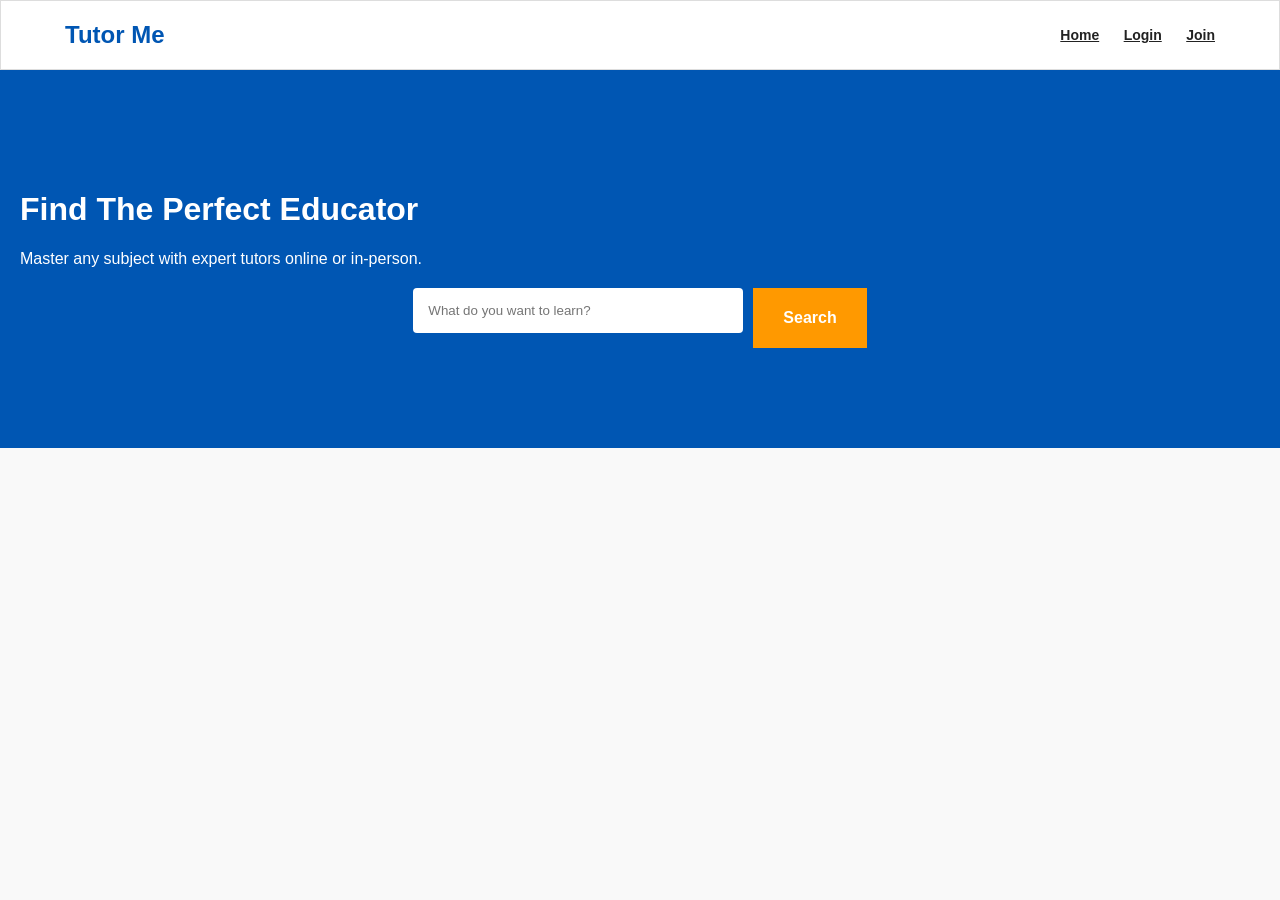
<file: index.html>
<!DOCTYPE html>
<html>
<head>
    <title>Tutor Me | Find The Perfect Educator</title>
    <link rel="stylesheet" href="style.css">
</head>
<body>
    <div class="header">
        <a href="index.html" class="brand" style="text-decoration: none;">Tutor Me</a>
        <div class="nav">
            <a href="index.html" id="nav-home">Home</a>
            <a href="login.html" id="nav-login">Login</a>
            <a href="register.html" id="nav-join">Join</a>
            <a href="#" id="nav-dashboard" style="display: none;">Dashboard</a>
            <a href="#" id="nav-logout" style="display: none;" onclick="handleLogout()">Logout</a>
        </div>
    </div>

    <div class="hero">
        <h1>Find The Perfect Educator</h1>
        <p>Master any subject with expert tutors online or in-person.</p>
        <div class="search-bar" style="display: flex; gap: 10px; justify-content: center; margin-top: 20px;">
            <input type="text" id="home-search-input" placeholder="What do you want to learn?" class="fullInput" style="max-width: 400px;">
            <button class="btn" onclick="executeHomeSearch()">Search</button>
        </div>
    </div>

    <script src="script.js"></script>
</body>
</html>
</file>
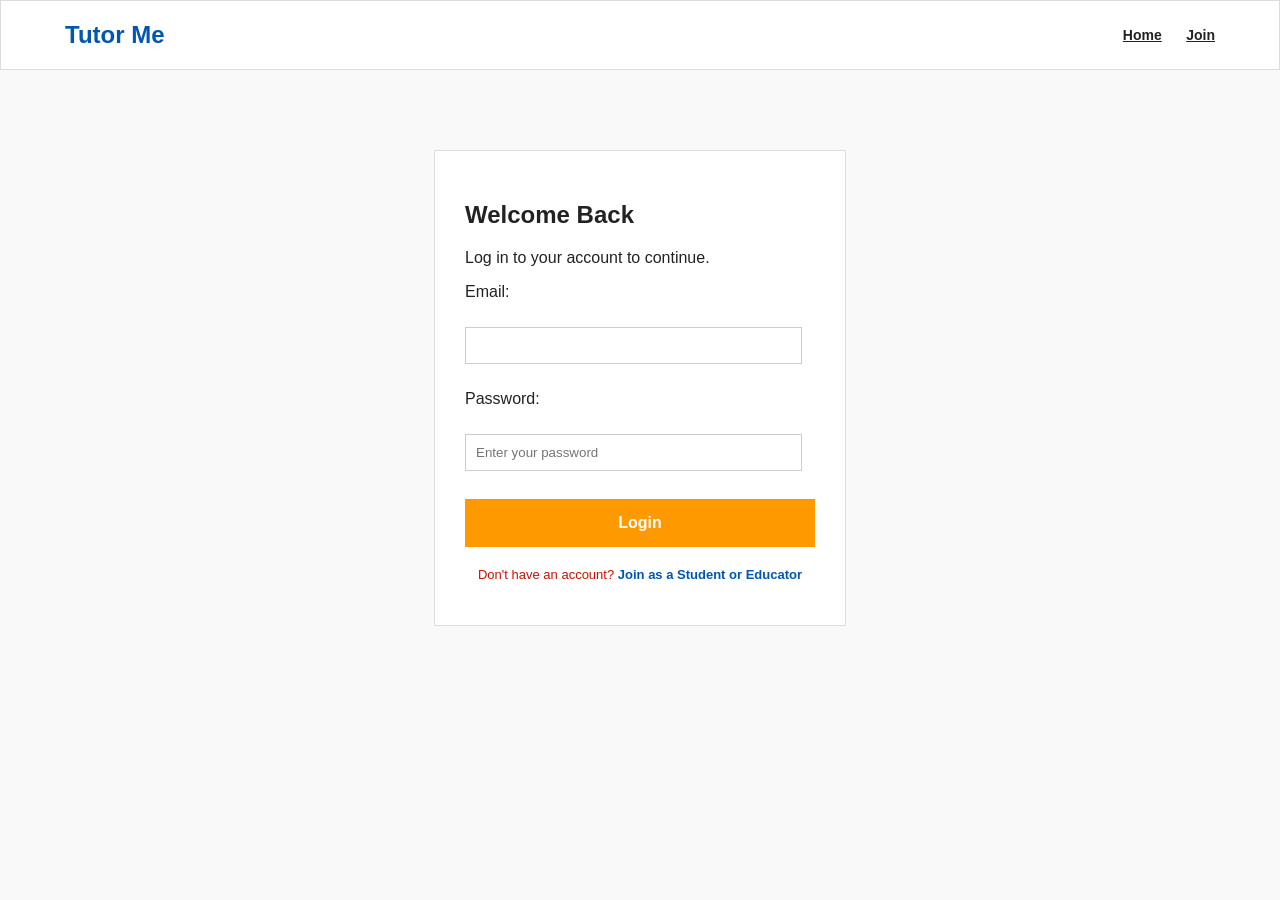
<file: login.html>
<!DOCTYPE html>
<html>
<head>
    <title>Login OG</title>
    <link rel="stylesheet" href="style.css">
</head>
<body>
    <div class="header">
       <a href="index.html" class="brand" style="text-decoration: none;">Tutor Me</a>
        <div class="nav">
            <a href="index.html">Home</a>
            <a href="register.html">Join</a>
        </div>
    </div>
    
    <div class="box">
        <h2>Welcome Back</h2>
        <p>Log in to your account to continue.</p>
        
        <p>Email:</p>
        <input type="email" id="login-email">
        
        <p>Password:</p>
        <input type="password" placeholder="Enter your password">
        
        <br><br>
        <button class="btn full-width" onclick="handleLogin()"> Login</button>
        
        <p class="small-text">Don't have an account? <a href="register.html">Join as a Student or Educator</a></p>
    </div>

<script src="script.js"></script>
</body>
</html>
</file>
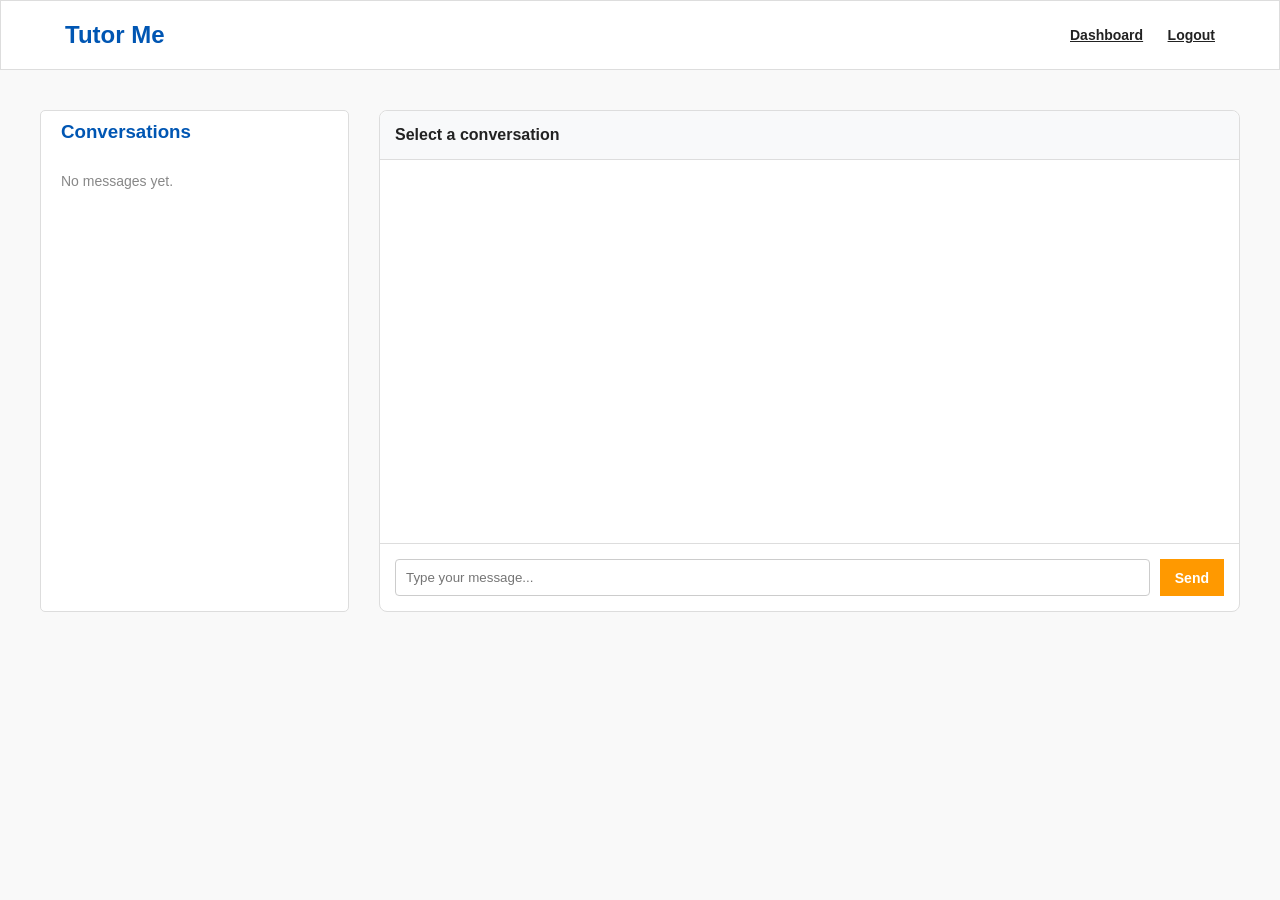
<file: messages.html>
<!DOCTYPE html>
<html>
<head>
    <title>Messages | Tutor Me</title>
    <link rel="stylesheet" href="style.css">
</head>
<body>
    <div class="header">
        <a href="index.html" class="brand" style="text-decoration: none;">Tutor Me</a>
        <div class="nav">
            <a href="dashboard.html" id="nav-dashboard">Dashboard</a>
            <a href="#" onclick="handleLogout()">Logout</a>
        </div>
    </div>

    <div class="dashboardContainer">
        <div class="sidebar" style="padding: 10px;">
            <h3 style="padding-left: 10px;">Conversations</h3>
            <div id="convo-list">
                <p style="padding: 10px; font-size: 14px; color: #888;">No messages yet.</p>
            </div>
        </div>

        <div class="mainContent">
            <div id="chat-window" style="background: white; border: 1px solid #ddd; border-radius: 8px; display: flex; flex-direction: column; height: 500px;">
                <div style="padding: 15px; border-bottom: 1px solid #ddd; background: #f8f9fa; border-radius: 8px 8px 0 0;">
                    <b id="chat-with-name">Select a conversation</b>
                </div>

                <div id="message-display" style="flex: 1; padding: 20px; overflow-y: auto; display: flex; flex-direction: column; gap: 10px;">
                    </div>

                <div style="padding: 15px; border-top: 1px solid #ddd; display: flex; gap: 10px;">
                    <input type="text" id="chat-input" placeholder="Type your message..." style="flex: 1; padding: 10px; border: 1px solid #ccc; border-radius: 4px;">
                    <button class="btn btnSmall" onclick="sendMessage()">Send</button>
                </div>
            </div>
        </div>
    </div>

    <script src="script.js"></script>
    <script>
        // Start the message engine when page loads
        document.addEventListener("DOMContentLoaded", renderConversations);
    </script>
</body>
</html>
</file>
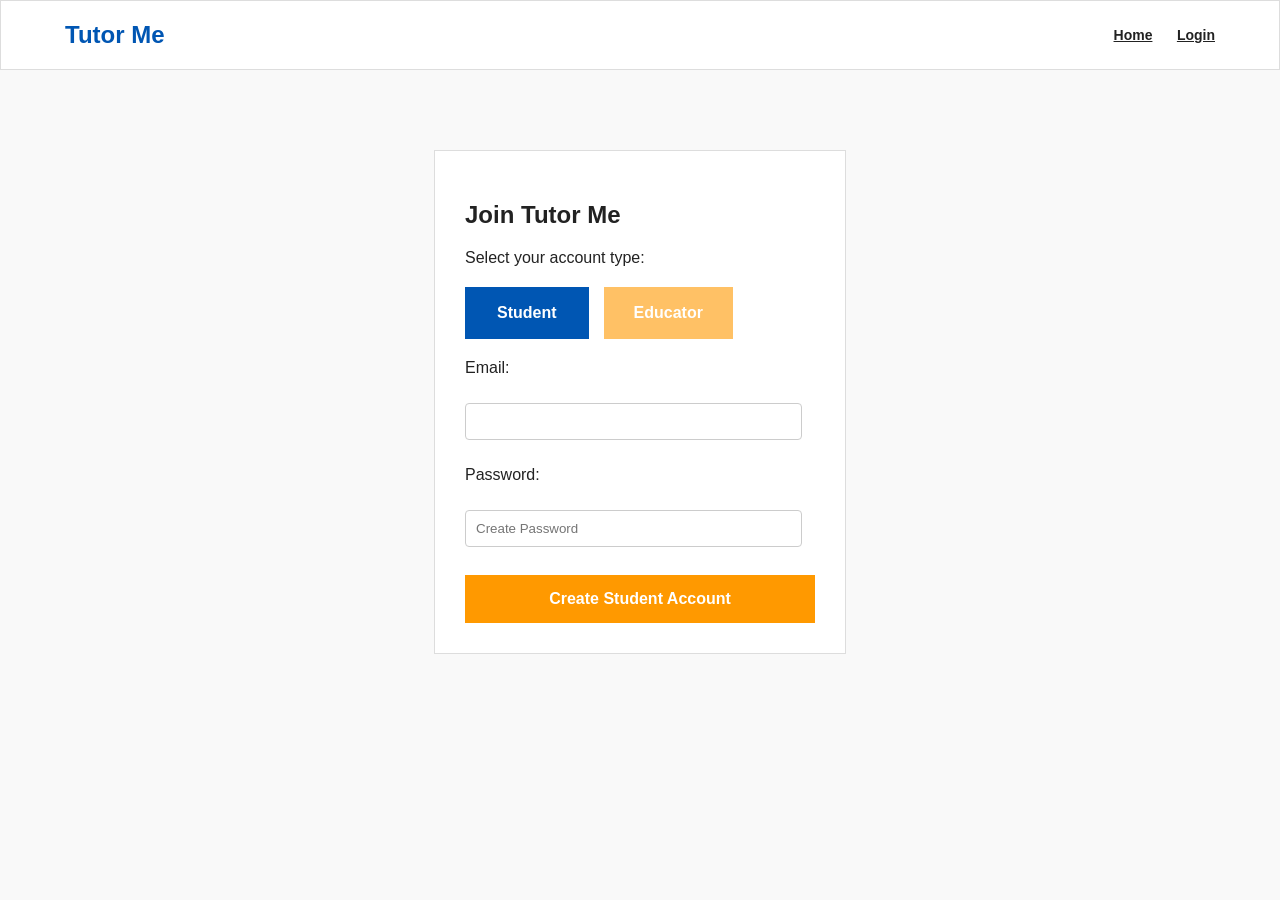
<file: register.html>
<!DOCTYPE html>
<html>
<head>
    <title>Join Tutor Me</title>
    <link rel="stylesheet" href="style.css">
</head>
<body>
    <div class="header">
        <a href="index.html" class="brand" style="text-decoration: none;">Tutor Me</a>
        <div class="nav">
            <a href="index.html">Home</a>
            <a href="login.html">Login</a>
        </div>
    </div>
    
    <div class="box" id="wizard-box" style="transition: all 0.3s ease;">
        <h2>Join Tutor Me</h2>

        <div class="progress-wizard" id="progress-bar" style="display: none;">
            <div class="progress-step active" id="indicator-1">1. Account</div>
            <div class="progress-divider"></div>
            <div class="progress-step" id="indicator-2">2. Private Details</div>
            <div class="progress-divider"></div>
            <div class="progress-step" id="indicator-3">3. Profile</div>
        </div>

        <div id="step-1-content" style="display: block;">
            <p>Select your account type:</p>
            <div class="row">
                <button class="btn role-btn active" onclick="selectRole(this, 'Student')">Student</button>
                <button class="btn role-btn" onclick="selectRole(this, 'Educator')">Educator</button>
            </div>
            
            <p>Email:</p>
            <input type="email" id="email-input" class="fullInput">
            
            <p>Password:</p>
            <input type="password" placeholder="Create Password" class="fullInput">
            
            <br><br>
            <button class="btn full-width" id="step-1-btn" onclick="handleStep1()">Create Student Account</button>
        </div>

        <div id="step-2-content" style="display: none; text-align: left;">
            <h3 style="color: #0056b3; margin-top: 0;">Private Information</h3>
            <p style="font-size: 14px; color: #666; margin-top: -10px;">Securely stored for identity verification.</p>

            <p>Full Legal Name:</p>
            <input type="text" id="reg-legal-name" placeholder="Exactly as it appears on your ID" class="fullInput">

            <p>Phone Number:</p>
            <input type="tel" id="reg-phone" placeholder="+91 00000 00000" class="fullInput">

            <p>Street Address:</p>
            <input type="text" id="reg-street" placeholder="Street name and house/apartment" class="fullInput">

            <div style="display: flex; gap: 15px;">
                <div style="flex: 1;">
                    <p>State/Province:</p>
                    <input type="text" id="reg-state" class="fullInput">
                </div>
                <div style="flex: 1;">
                    <p>ZIP / PIN Code:</p>
                    <input type="text" id="reg-zip" class="fullInput">
                </div>
            </div>

            <br>
            <div style="display: flex; justify-content: space-between;">
                <button class="btn" style="background: #666;" onclick="goToStep(1)">⬅ Back</button>
                <button class="btn" onclick="goToStep(3)">Next: Public Profile ➔</button>
            </div>
        </div>

        <div id="step-3-content" style="display: none; text-align: left;">
            <h3 style="color: #0056b3; margin-top: 0;">Public Directory Profile</h3>
            <p style="font-size: 14px; color: #666; margin-top: -10px;">This is what students will see.</p>
            
            <p>Upload Profile Picture:</p>
            <input type="file" id="reg-pic-file" accept="image/png, image/jpeg" class="fullInput" style="padding: 5px;">

            <p>Public Display Name:</p>
            <input type="text" id="reg-name" placeholder="e.g., Prof. Chen" class="fullInput">

            <p>Professional Headline:</p>
            <input type="text" id="reg-occupation" placeholder="e.g., Senior Software Engineer" class="fullInput">

            <div style="display: flex; gap: 15px;">
                <div style="flex: 1;">
                    <p>Highest Education:</p>
                    <input type="text" id="reg-education" placeholder="e.g., M.S. Physics" class="fullInput">
                </div>
                <div style="flex: 1;">
                    <p>Hourly Rate ($):</p>
                    <input type="number" id="reg-rate" placeholder="50" class="fullInput">
                </div>
            </div>

            <p>Country & City:</p>
            <div style="display: flex; gap: 15px;">
                <select id="reg-country" class="fullInput" style="flex: 1;">
                    <option value="" disabled selected>Country</option>
                    <option value="India">India</option>
                    <option value="United States">USA</option>
                    <option value="United Kingdom">UK</option>
                </select>
                <input type="text" id="reg-location" placeholder="City" class="fullInput" style="flex: 1;">
            </div>

            <p>Subjects Taught:</p>
            <div class="tag-container" id="subject-tag-container" onclick="document.getElementById('subject-input').focus()">
                <input type="text" id="subject-input" placeholder="Type and press Enter...">
            </div>

            <p>Public Biography:</p>
            <textarea id="reg-bio" class="fullInput" rows="3" placeholder="Tell students about yourself..."></textarea>

            <br>
            <div style="display: flex; justify-content: space-between;">
                <button class="btn" style="background: #666;" onclick="goToStep(2)">⬅ Back</button>
                <button class="btn" style="background: #28a745;" onclick="finishEducatorRegistration()">Complete Setup</button>
            </div>
        </div>

    </div>

    <script src="script.js"></script>
</body>
</html>
</file>
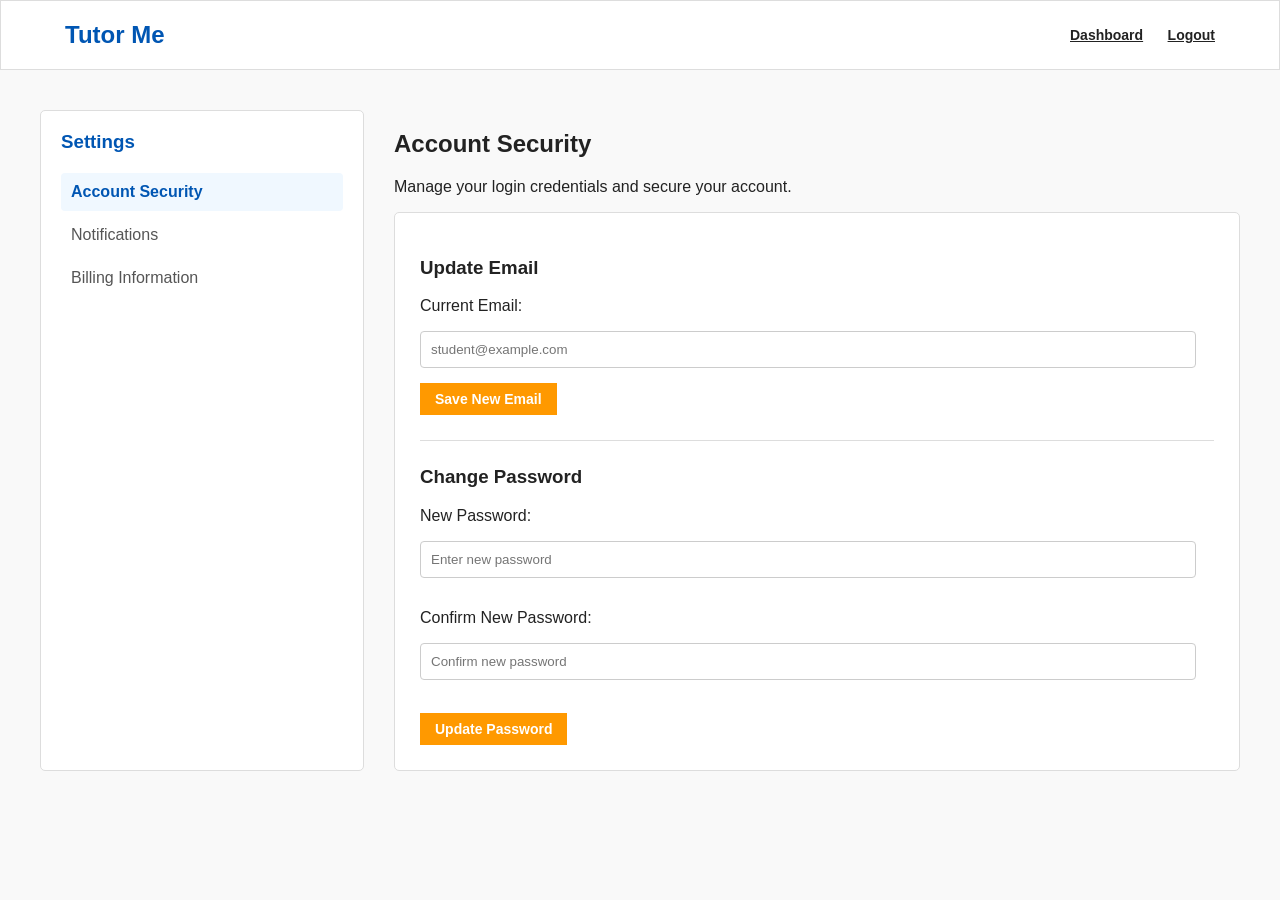
<file: settings.html>
<!DOCTYPE html>
<html>
<head>
    <title>Account Settings</title>
    <link rel="stylesheet" href="style.css">
</head>
<body>
    <div class="header">
        <a href="index.html" class="brand" style="text-decoration: none;">Tutor Me</a>
        <div class="nav">
            <a href="dashboard.html" id="nav-dashboard">Dashboard</a>
            <a href="#" id="nav-logout" onclick="handleLogout()">Logout</a>
        </div>
    </div>

    <div class="dashboardContainer">
        <div class="sidebar">
            <h3>Settings</h3>
            <a href="#" class="active">Account Security</a>
            <a href="#">Notifications</a>
            <a href="#">Billing Information</a>
        </div>

        <div class="mainContent">
            <h2>Account Security</h2>
            <p>Manage your login credentials and secure your account.</p>

            <div class="managerBox">
                <h3>Update Email</h3>
                <p>Current Email:</p>
                <input type="email" placeholder="student@example.com" class="fullInput">
                <button class="btn btnSmall">Save New Email</button>
                
                <hr style="border: 0; border-top: 1px solid #ddd; margin: 25px 0;">

                <h3>Change Password</h3>
                <p>New Password:</p>
                <input type="password" placeholder="Enter new password" class="fullInput">
                
                <p>Confirm New Password:</p>
                <input type="password" placeholder="Confirm new password" class="fullInput">
                
                <br><br>
                <button class="btn btnSmall">Update Password</button>
            </div>
        </div>
    </div>

    <script src="script.js"></script>
</body>
</html>
</file>
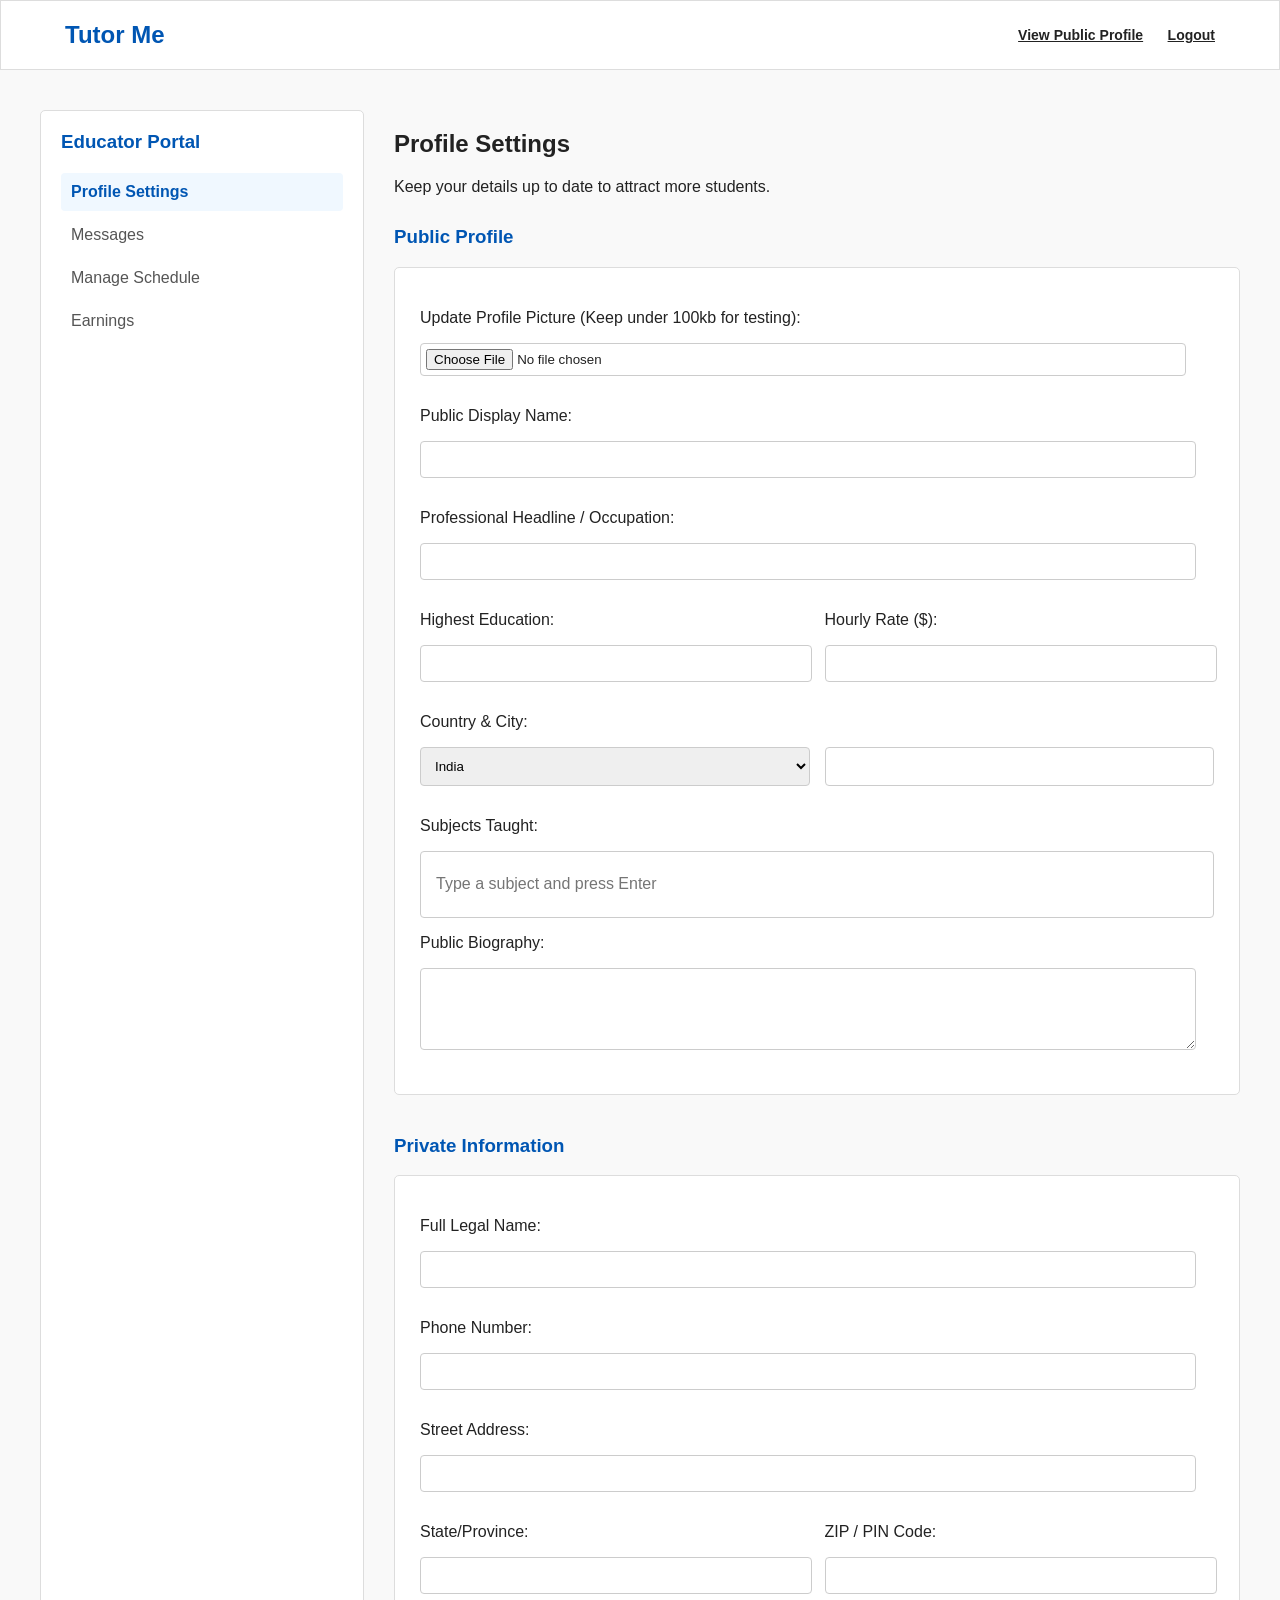
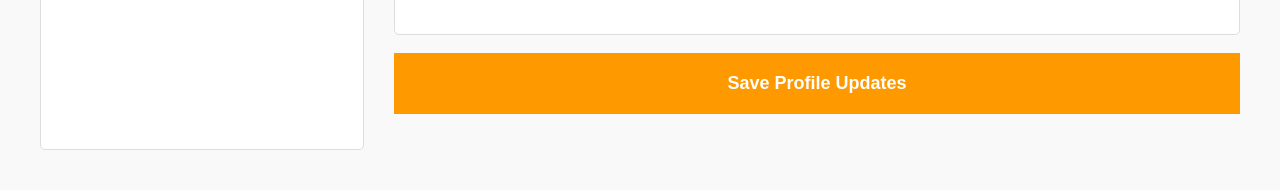
<file: tutorManager.html>
<!DOCTYPE html>
<html>
<head>
    <title>Educator Manager</title>
    <link rel="stylesheet" href="style.css">
</head>
<body>
    <div class="header">
        <a href="index.html" class="brand" style="text-decoration: none;">Tutor Me</a>
        <div class="nav">
            <a href="tutorProfile.html">View Public Profile</a>
            <a href="#" onclick="handleLogout()">Logout</a>
        </div>
    </div>

    <div class="dashboardContainer">
        <div class="sidebar">
            <h3>Educator Portal</h3>
            <a href="#" class="active">Profile Settings</a>
            <a href="messages.html">Messages</a> <a href="#">Manage Schedule</a>
            <a href="#">Earnings</a>
        </div>

        <div class="mainContent">
            <h2>Profile Settings</h2>
            <p>Keep your details up to date to attract more students.</p>

            <h3 style="color: #0056b3; margin-top: 30px;">Public Profile</h3>
            
            <div class="managerBox">
                <p>Update Profile Picture (Keep under 100kb for testing):</p>
                <input type="file" id="manager-pic-file" accept="image/png, image/jpeg" class="fullInput" style="padding: 5px;">

                <p>Public Display Name:</p>
                <input type="text" id="manager-name" class="fullInput">

                <p>Professional Headline / Occupation:</p>
                <input type="text" id="manager-occupation" class="fullInput">

                <div style="display: flex; gap: 15px;">
                    <div style="flex: 1;">
                        <p>Highest Education:</p>
                        <input type="text" id="manager-education" class="fullInput">
                    </div>
                    <div style="flex: 1;">
                        <p>Hourly Rate ($):</p>
                        <input type="number" id="manager-rate" class="fullInput">
                    </div>
                </div>

                <p>Country & City:</p>
                <div style="display: flex; gap: 15px;">
                    <select id="manager-country" class="fullInput" style="flex: 1;">
                        <option value="India">India</option>
                        <option value="United States">United States</option>
                        <option value="United Kingdom">United Kingdom</option>
                    </select>
                    <input type="text" id="manager-public-location" class="fullInput" style="flex: 1;">
                </div>

                <p>Subjects Taught:</p>
                <div class="tag-container" id="subject-tag-container" onclick="document.getElementById('subject-input').focus()">
                    <input type="text" id="subject-input" placeholder="Type a subject and press Enter">
                </div>

                <p>Public Biography:</p>
                <textarea id="manager-bio" class="fullInput" rows="4"></textarea>
            </div>

            <h3 style="color: #0056b3; margin-top: 40px;">Private Information</h3>

            <div class="managerBox">
                <p>Full Legal Name:</p>
                <input type="text" id="manager-legal-name" class="fullInput">

                <p>Phone Number:</p>
                <input type="tel" id="manager-phone" class="fullInput">

                <p>Street Address:</p>
                <input type="text" id="manager-street" class="fullInput">

                <div style="display: flex; gap: 15px;">
                    <div style="flex: 1;">
                        <p>State/Province:</p>
                        <input type="text" id="manager-state" class="fullInput">
                    </div>
                    <div style="flex: 1;">
                        <p>ZIP / PIN Code:</p>
                        <input type="text" id="manager-zip" class="fullInput">
                    </div>
                </div>
            </div>

            <br>
            <button class="btn full-width" onclick="saveManagerProfile()" style="font-size: 18px; padding: 20px;">Save Profile Updates</button>
            <br><br><br>
        </div>
    </div>
    
    <script src="script.js"></script>
</body>
</html>
</file>
<file: style.css>
body {
    margin: 0;
    font: 16px Arial;
    background: #f9f9f9;
    color: #222;
}
.header {
    background: white;
    padding: 20px 5%;
    border: 1px solid #ddd;
    overflow: hidden;
}
.brand {
    font: bold 24px Arial;
    color: #0056b3;
    float: left;
}
.nav {
    float: right;
    margin: 5px 0 0 0;
}
.nav a {
    color: #222;
    margin: 0 0 0 20px;
    font: bold 14px Arial;
}
.hero {
    background: #0056b3;
    color: white;
    padding: 100px 20px;
}
.hero input {
    padding: 15px;
    width: 300px;
    border: none;
}
.btn {
    padding: 15px 30px;
    background: #ff9900;
    color: white;
    border: none;
    font: bold 16px Arial;
    cursor: pointer;
}
.showcase {
    padding: 50px 5%;
    overflow: hidden;
}
.card {
    background: white;
    padding: 20px;
    width: 28%;
    float: left;
    margin: 0 2%;
    border: 1px solid #ddd;
}
.box {
    background: white;
    width: 350px;
    margin: 80px auto;
    padding: 30px;
    border: 1px solid #ddd;
}
.row {
    display: flex;
    gap: 15px;
    margin: 20px 0;
}
.box input {
    width: 90%;
    padding: 10px;
    margin: 10px 0;
    border: 1px solid #ccc;
}
/* ========================================= */
/* LOGIN & HELPER MODULE                     */
/* ========================================= */

.full-width {
    width: 100%;
}

.small-text {
    font-size: 13px;
    color: #c71205;
    text-align: center;
    margin-top: 20px;
}

.small-text a {
    color: #0056b3;
    text-decoration: none;
    font-weight: bold;
}

.small-text a:hover {
    text-decoration: underline;
}
/* ========================================= */
/* DASHBOARD MODULE                          */
/* ========================================= */

.dashboardContainer {
    display: flex;
    max-width: 1200px;
    margin: 40px auto;
    gap: 30px;
    padding: 0 20px;
}

.sidebar {
    width: 25%;
    background: white;
    padding: 20px;
    border: 1px solid #ddd;
    border-radius: 5px;
}

.sidebar h3 {
    margin-top: 0;
    margin-bottom: 20px;
    color: #0056b3;
}

.sidebar a {
    display: block;
    padding: 10px;
    color: #555;
    text-decoration: none;
    margin-bottom: 5px;
    border-radius: 4px;
}

.sidebar a:hover, .sidebar a.active {
    background: #f0f8ff;
    color: #0056b3;
    font-weight: bold;
}

.mainContent {
    width: 75%;
}

.sessionCard {
    background: white;
    border: 1px solid #ddd;
    padding: 20px;
    margin-bottom: 15px;
    border-radius: 5px;
    display: flex;
    justify-content: space-between;
    align-items: center;
}

.sessionInfo h3 {
    margin: 0 0 5px 0;
    color: #222;
}

.sessionInfo p {
    margin: 0;
    color: #666;
    font-size: 14px;
}

.btnSmall {
    padding: 8px 15px;
    font-size: 14px;
}
/* ========================================= */
/* EDUCATOR MANAGER MODULE                   */
/* ========================================= */

.managerBox {
    background: white;
    padding: 25px;
    border: 1px solid #ddd;
    border-radius: 5px;
}

.fullInput {
    width: 95%;
    padding: 10px;
    margin-bottom: 15px;
    border: 1px solid #ccc;
    border-radius: 4px;
    font-family: Arial, sans-serif;
}

textarea {
    resize: vertical;
}
/* ========================================= */
/* REGISTRATION INTERACTION MODULE           */
/* ========================================= */

/* Make unselected buttons look slightly faded */
.role-btn {
    opacity: 0.6;
    transition: 0.3s;
}

/* Make the selected button fully visible and change its border */
.role-btn.active {
    opacity: 1;
    border: 2px solid #0056b3;
    background: #0056b3;
}
/* ========================================= */
/* SEARCH DIRECTORY MODULE - UPGRADED        */
/* ========================================= */

.resultsGrid {
    width: 75%;
    display: flex;
    flex-wrap: wrap;
    gap: 25px; /* Slightly more space between cards */
}

.tutorCard {
    background: white;
    padding: 20px;
    border: 1px solid #ddd;
    border-radius: 12px; /* Smoother corners */
    width: 30%;
    transition: transform 0.2s, box-shadow 0.2s;
    box-shadow: 0 2px 5px rgba(0,0,0,0.05);
}

.tutorCard:hover {
    transform: translateY(-5px); /* Lift effect on hover */
    box-shadow: 0 8px 15px rgba(0,0,0,0.1);
}

/* Styles for the mini profile pic in the search result */
.card-profile-img {
    width: 60px; 
    height: 60px; 
    border-radius: 50%; 
    object-fit: cover; 
    float: left; 
    margin-right: 15px;
    border: 2px solid #f0f8ff;
}

.tutorCard h3 {
    margin: 0;
    font-size: 18px;
    color: #0056b3;
}

.tutorCard .occupation-tag {
    margin: 2px 0;
    color: #666;
    font-size: 13px;
    font-style: italic;
}

.tutorCard .tag {
    display: inline-block;
    background: #eef4ff;
    color: #0056b3;
    padding: 4px 10px;
    border-radius: 4px;
    font-size: 12px;
    font-weight: bold;
    margin: 10px 0;
}

.tutorCard .bio-snippet {
    font-size: 14px;
    color: #444;
    line-height: 1.4;
    margin-bottom: 15px;
    min-height: 40px; /* Keeps card heights consistent */
}

.tutorCard b {
    display: block;
    font-size: 16px;
    color: #222;
    margin-bottom: 10px;
}
/* ========================================= */
/* MESSAGING MODULE - PRO FIX                */
/* ========================================= */

#message-display {
    display: flex;
    flex-direction: column;
    padding: 20px;
    gap: 12px;
    background: #fff;
    height: 400px; /* Fixed height for the chat area */
    overflow-y: auto;
}

.msg {
    max-width: 75%;
    padding: 10px 15px;
    font-size: 14px;
    line-height: 1.4;
    position: relative;
    word-wrap: break-word;
}

/* My Messages (Right Side) */
.msg.sent {
    align-self: flex-end;
    background: #0056b3;
    color: white;
    border-radius: 18px 18px 2px 18px;
    box-shadow: 0 2px 4px rgba(0,0,0,0.1);
}

/* Their Messages (Left Side) */
.msg.received {
    align-self: flex-start;
    background: #e9e9e9;
    color: #222;
    border-radius: 18px 18px 18px 2px;
}

.msg-time {
    display: block;
    font-size: 10px;
    margin-top: 5px;
    opacity: 0.7;
    text-align: right;
}
/* ========================================= */
/* SOCIAL PROFILE MODULE - FIXED             */
/* ========================================= */

.profile-container {
    max-width: 800px;
    margin: 40px auto;
    background: white;
    border: 1px solid #ddd;
    border-radius: 8px;
    overflow: hidden;
}

.cover-photo {
    background: #0056b3;
    height: 150px;
    width: 100%;
}

.profile-header-content {
    padding: 0 30px 20px 30px; /* More padding for a cleaner look */
    position: relative;
    display: flex; /* Helps align the text and pic */
    flex-direction: column;
}

.profile-pic {
    width: 120px;
    height: 120px;
    border: 4px solid white;
    border-radius: 50%;
    position: absolute;
    top: -60px; /* Floats half-way into the blue banner */
    left: 30px;
    object-fit: cover;
    background: white; /* Ensures no transparency overlap */
    z-index: 10;
}

.profile-info {
    margin-top: 75px; /* Space created for the absolute photo */
    padding-top: 10px;
    clear: both;
}

.profile-info h2 {
    margin: 0;
    font-size: 28px;
    color: #222;
}

/* Add this to style the new headline and education fields properly */
#profile-occupation {
    margin: 5px 0;
    font-size: 18px;
    color: #555;
}

#profile-education {
    display: inline-block;
    background: #f0f8ff;
    padding: 4px 10px;
    border-radius: 4px;
    color: #0056b3;
    font-weight: bold;
}

.profile-bio-section {
    padding: 20px;
    border-top: 1px solid #ddd;
}
/* ========================================= */
/* TAG INPUT MODULE                          */
/* ========================================= */

.tag-container {
    display: flex;
    flex-wrap: wrap;
    gap: 8px;
    padding: 10px;
    border: 1px solid #ccc;
    border-radius: 4px;
    min-height: 45px;
    cursor: text;
    background: white;
    margin-bottom: 15px;
}

.tag-container input {
    border: none;
    outline: none;
    flex: 1;
    min-width: 150px;
    padding: 5px;
    font-size: 16px;
}

.tag-bubble {
    background: #0056b3;
    color: white;
    padding: 5px 12px;
    border-radius: 20px;
    font-size: 14px;
    display: flex;
    align-items: center;
    gap: 8px;
}

.tag-bubble span {
    cursor: pointer;
    font-weight: bold;
}

.tag-bubble span:hover {
    color: #ff9900;
}

/* ========================================= */
/* ONBOARDING PROGRESS WIZARD                */
/* ========================================= */

.progress-wizard {
    display: flex;
    justify-content: space-between;
    align-items: center;
    background: #f8f9fa;
    padding: 15px 20px;
    border-radius: 8px;
    border: 1px solid #ddd;
    margin-bottom: 30px;
}

.progress-step {
    font-size: 14px;
    font-weight: bold;
    color: #888;
    display: flex;
    align-items: center;
    gap: 8px;
}

.progress-step.completed {
    color: #28a745; /* Green for done */
}

.progress-step.active {
    color: #0056b3; /* Blue for current */
}

/* Draws a line between the steps */
.progress-divider {
    height: 2px;
    flex: 1;
    background: #ddd;
    margin: 0 15px;
}
/* ========================================= */
/* ONBOARDING PROGRESS WIZARD                */
/* ========================================= */

.progress-wizard {
    display: flex;
    justify-content: space-between;
    align-items: center;
    background: #f8f9fa;
    padding: 15px 20px;
    border-radius: 8px;
    border: 1px solid #ddd;
    margin-bottom: 25px;
}

.progress-step {
    font-size: 13px;
    font-weight: bold;
    color: #aaa;
}

.progress-step.completed {
    color: #28a745; /* Green */
}

.progress-step.active {
    color: #0056b3; /* Blue */
}

.progress-divider {
    height: 2px;
    flex: 1;
    background: #ddd;
    margin: 0 10px;
}
</file>
